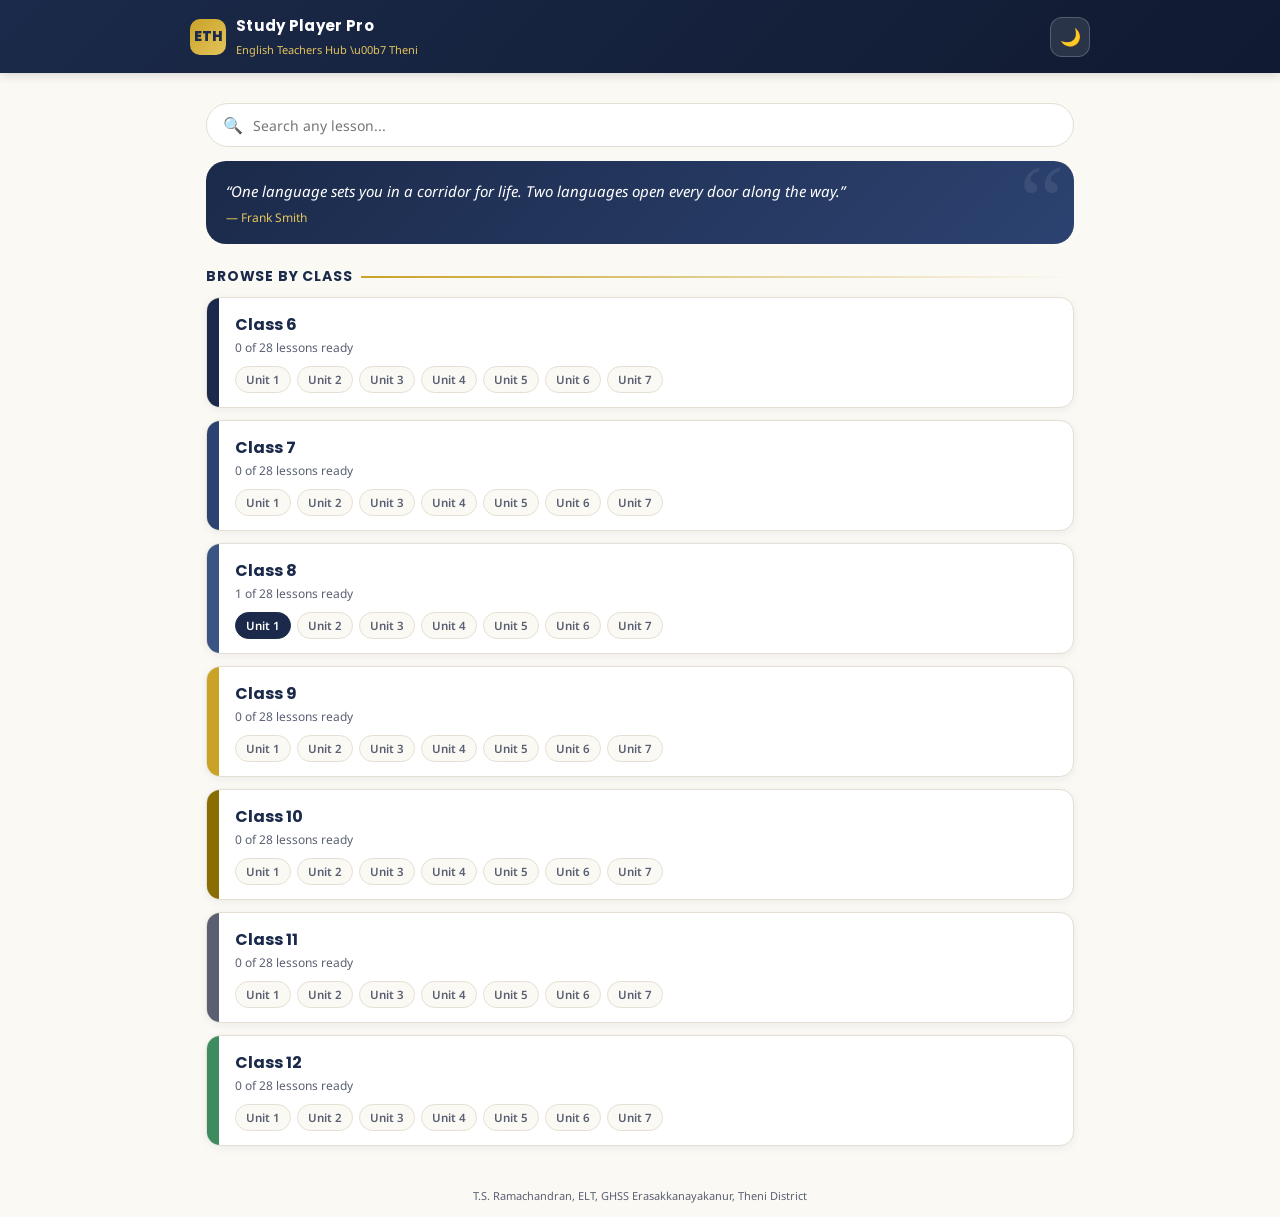
<file: index.html>
<!DOCTYPE html>
<html lang="en">
<head>
<meta charset="UTF-8">
<meta name="viewport" content="width=device-width, initial-scale=1.0">
<title>English Teachers Hub — Study Player Pro</title>
<link rel="preconnect" href="https://fonts.googleapis.com">
<link rel="preconnect" href="https://fonts.gstatic.com" crossorigin>
<link href="https://fonts.googleapis.com/css2?family=Poppins:wght@600;700;800&family=Noto+Sans:wght@400;500;600;700&family=Noto+Serif:ital@0;1&family=Noto+Sans+Tamil:wght@400;600&display=swap" rel="stylesheet">
<link rel="stylesheet" href="css/style.css">
</head>
<body>

<header class="top-bar">
  <div class="top-bar-row">
    <div class="brand">
      <div class="brand-mark">ETH</div>
      <div class="brand-text">
        <h1>Study Player Pro</h1>
        <span>English Teachers Hub \u00b7 Theni</span>
      </div>
    </div>
    <button class="icon-btn" id="themeBtn" title="Dark mode">&#127769;</button>
  </div>
</header>

<main>
  <div class="search-box">
    <span>&#128269;</span>
    <input type="text" id="searchInput" placeholder="Search any lesson...">
  </div>
  <div id="searchResults" style="display:none;margin-bottom:10px;"></div>

  <div class="quote-card">
    <p class="quote-text" id="quoteText">Loading todays quote...</p>
    <p class="quote-author" id="quoteAuthor"></p>
  </div>

  <div id="continueSection" style="display:none;">
    <div class="section-heading">Continue Reading</div>
    <div class="scroll-row" id="continueRow"></div>
  </div>

  <div class="section-heading">Browse by Class</div>
  <div class="class-grid" id="classGrid">
    <p style="color:var(--ink-soft);font-size:13px;">Loading classes...</p>
  </div>

  <div id="unitDetail" style="display:none;margin-top:18px;"></div>
</main>

<footer>T.S. Ramachandran, ELT, GHSS Erasakkanayakanur, Theni District</footer>

<script src="js/app.js"></script>
</body>
</html>
</file>
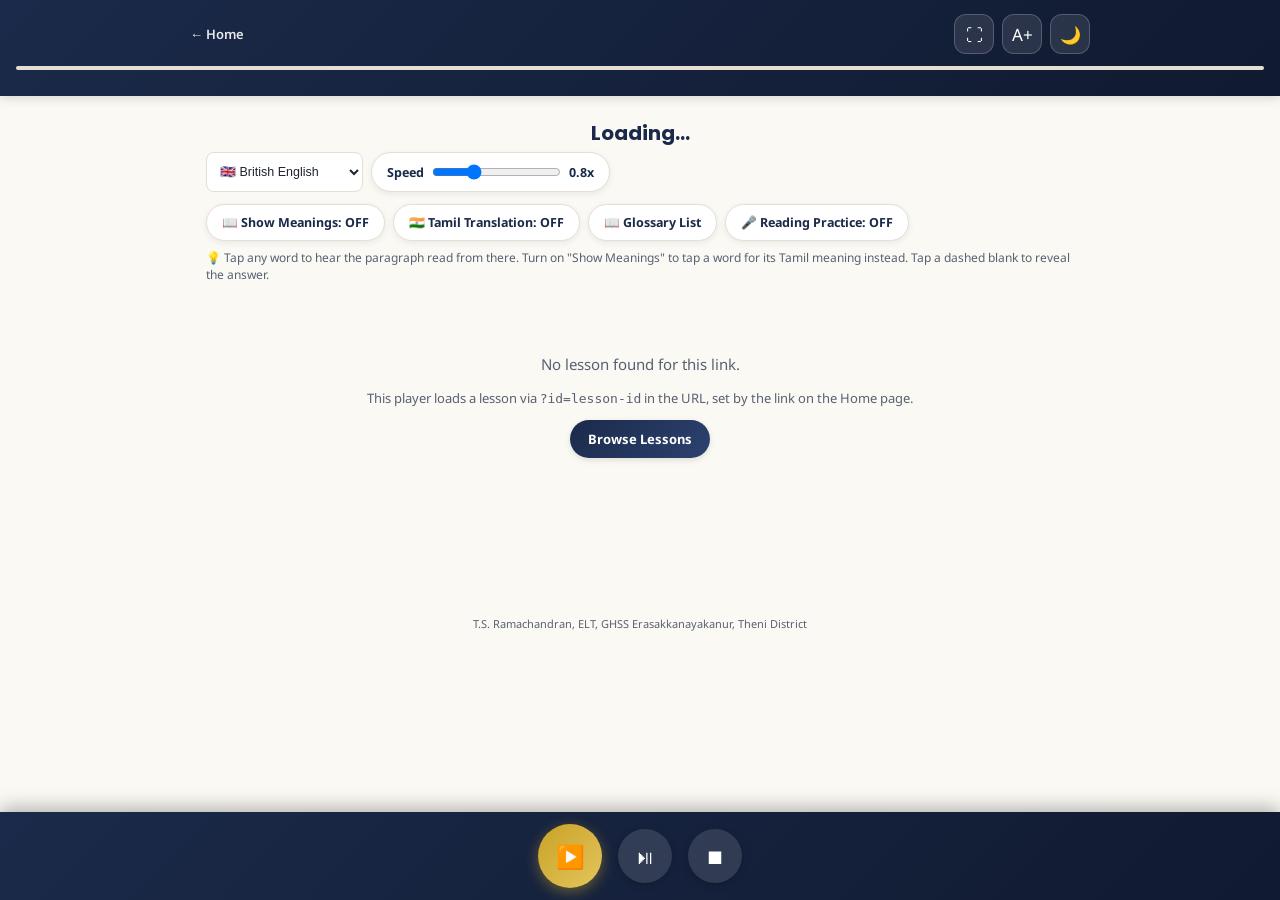
<file: lesson.html>
<!DOCTYPE html>
<html lang="en">
<head>
<meta charset="UTF-8">
<meta name="viewport" content="width=device-width, initial-scale=1.0">
<title>Lesson — English Teachers Hub</title>
<link rel="preconnect" href="https://fonts.googleapis.com">
<link rel="preconnect" href="https://fonts.gstatic.com" crossorigin>
<link href="https://fonts.googleapis.com/css2?family=Poppins:wght@600;700;800&family=Noto+Sans:wght@400;500;600;700&family=Noto+Serif:ital@0;1&family=Noto+Sans+Tamil:wght@400;600&display=swap" rel="stylesheet">
<link rel="stylesheet" href="css/style.css">
</head>
<body>

<header class="top-bar">
  <div class="top-bar-row">
    <a class="back-link" href="index.html">&#8592; Home</a>
    <div style="display:flex;gap:8px;">
      <button class="icon-btn" id="fullscreenBtn" title="Full screen">&#9974;</button>
      <button class="icon-btn" id="fontBtn" title="Font size">A+</button>
      <button class="icon-btn" id="themeBtn" title="Dark mode">&#127769;</button>
    </div>
  </div>
  <div class="reading-progress-track"><div class="reading-progress-fill" id="progressFill"></div></div>
</header>

<main>
  <div class="lesson-hero">
    <h2 id="lessonTitle">Loading...</h2>
    <p id="lessonMeta"></p>
  </div>

  <div class="player-toolbar">
    <select id="accentSelect">
      <option value="indian">&#127470;&#127475; Indian English</option>
      <option value="british" selected>&#127468;&#127463; British English</option>
      <option value="american">&#127482;&#127480; American English</option>
    </select>
    <span class="ctrl-btn" style="display:flex;align-items:center;gap:6px;">
      Speed <input type="range" id="speedRange" min="0.5" max="1.5" step="0.1" value="0.8" style="vertical-align:middle;">
      <span id="speedVal">0.8x</span>
    </span>
  </div>

  <div class="controls-row" style="margin-bottom:6px;">
    <button class="ctrl-btn" id="btnMeaningToggle">&#128214; Show Meanings: OFF</button>
    <button class="ctrl-btn" id="btnTranslateToggle">&#127470;&#127475; Tamil Translation: OFF</button>
    <button class="ctrl-btn" id="btnGlossaryPanel">&#128214; Glossary List</button>
    <button class="ctrl-btn" id="btnPracticeToggle">&#127908; Reading Practice: OFF</button>
  </div>
  <p class="hint-text">&#128161; Tap any word to hear the paragraph read from there. Turn on "Show Meanings" to tap a word for its Tamil meaning instead. Tap a dashed blank to reveal the answer.</p>

  <div class="total-stars-bar" id="totalStarsBar"></div>

  <div class="glossary-panel" id="glossaryPanel">
    <h3>&#128214; Lesson Glossary</h3>
    <div id="glossaryList"></div>
  </div>

  <div id="emptyState" style="display:none;text-align:center;padding:40px 20px;color:var(--ink-soft);">
    <p style="font-size:15px;">No lesson found for this link.</p>
    <p style="font-size:13px;">This player loads a lesson via <code>?id=lesson-id</code> in the URL, set by the link on the Home page.</p>
    <a class="btn btn-navy" href="index.html">Browse Lessons</a>
  </div>

  <div id="paraContainer"></div>
  <div style="height:76px;"></div>
</main>

<div class="bottom-toolbar" id="bottomToolbar">
  <button class="bt-btn" id="bottomPlay" title="Play">&#9654;&#65039;</button>
  <button class="bt-btn" id="bottomPause" title="Pause / Resume">&#9199;</button>
  <button class="bt-btn" id="bottomStop" title="Stop">&#9209;</button>
  <button class="bt-btn bt-mic" id="bottomMic" title="Read along" style="display:none;">&#127908;</button>
</div>

<div id="popupHost" class="word-popup" style="display:none;"></div>

<footer>T.S. Ramachandran, ELT, GHSS Erasakkanayakanur, Theni District</footer>

<script src="js/speech.js"></script>
<script src="js/glossary.js"></script>
<script src="js/player.js"></script>
</body>
</html>
</file>
<file: css/style.css>
/* ===================================================================
   English Teachers Hub — Study Player Pro
   Shared design system. Brand: navy #1B2A4A + gold #C9A227.
   =================================================================== */

:root{
  --navy:#1B2A4A;
  --navy-light:#2C4270;
  --navy-dark:#101A30;
  --gold:#C9A227;
  --gold-light:#E4C55C;
  --cream:#FBF9F4;
  --ink:#1F2430;
  --ink-soft:#5A6072;
  --line:#E4DFD2;
  --card:#FFFFFF;
  --good:#3D8B5F;
  --bad:#B3261E;
  --radius-sm:8px;
  --radius:14px;
  --radius-lg:20px;
  --font-display:'Poppins','Segoe UI',sans-serif;
  --font-body:'Noto Sans','Segoe UI',Arial,sans-serif;
  --font-lesson:'Noto Serif','Georgia',serif;
  --font-tamil:'Noto Sans Tamil','Latha',sans-serif;
}
[data-theme="dark"]{
  --cream:#12161F;
  --ink:#EDEBE3;
  --ink-soft:#A9AEC0;
  --line:#2A3140;
  --card:#1A202C;
  --navy-light:#3A5484;
}

*{box-sizing:border-box;}
html,body{margin:0;padding:0;}
body{
  background:var(--cream);
  color:var(--ink);
  font-family:var(--font-body);
  -webkit-font-smoothing:antialiased;
  transition:background .3s ease, color .3s ease;
}
a{color:inherit;text-decoration:none;}
button{font-family:inherit;cursor:pointer;}
img{max-width:100%;}

/* ---------- Top bar (shared) ---------- */
.top-bar{
  background:linear-gradient(135deg,var(--navy),var(--navy-dark));
  color:#fff;
  padding:14px 16px;
  position:sticky;
  top:0;
  z-index:30;
  box-shadow:0 2px 10px rgba(0,0,0,.15);
}
.top-bar-row{
  display:flex;
  align-items:center;
  justify-content:space-between;
  gap:10px;
  max-width:900px;
  margin:0 auto;
}
.brand{display:flex;align-items:center;gap:10px;}
.brand-mark{
  width:36px;height:36px;border-radius:10px;
  background:linear-gradient(135deg,var(--gold),var(--gold-light));
  display:flex;align-items:center;justify-content:center;
  font-weight:800;color:var(--navy);font-size:14px;
  flex:none;
  font-family:var(--font-display);
}
.brand-text h1{font-size:15px;margin:0;font-weight:700;letter-spacing:.02em;font-family:var(--font-display);}
.brand-text span{font-size:11px;color:var(--gold-light);}
.icon-btn{
  background:rgba(255,255,255,.1);
  border:1px solid rgba(255,255,255,.2);
  color:#fff;
  width:40px;height:40px;
  border-radius:12px;
  font-size:17px;
  display:flex;align-items:center;justify-content:center;
  transition:transform .12s ease, background .12s ease;
}
.icon-btn:active{transform:scale(.9);background:rgba(255,255,255,.22);}
.back-link{
  display:flex;align-items:center;gap:6px;
  color:#fff;font-size:13px;font-weight:600;
  opacity:.9;
}

main{max-width:900px;margin:0 auto;padding:16px;}

/* ---------- Buttons ---------- */
.btn{
  border:none;border-radius:22px;
  padding:10px 18px;font-size:13px;font-weight:700;
  display:inline-flex;align-items:center;gap:6px;
  box-shadow:0 2px 6px rgba(0,0,0,.12);
  transition:transform .12s ease;
}
.btn-navy{background:linear-gradient(135deg,var(--navy),var(--navy-light));color:#fff;}
.btn-gold{background:linear-gradient(135deg,var(--gold),var(--gold-light));color:var(--navy-dark);}
.btn-outline{background:var(--card);border:1px solid var(--line);color:var(--navy);box-shadow:none;}
[data-theme="dark"] .btn-outline{color:var(--gold-light);}
.btn:active{transform:scale(.95);}

/* ---------- Home: search + quote ---------- */
.search-box{
  display:flex;align-items:center;gap:8px;
  background:var(--card);border:1px solid var(--line);
  border-radius:24px;padding:10px 16px;margin:14px 0;
}
.search-box input{
  border:none;outline:none;background:none;
  font-size:14px;color:var(--ink);width:100%;
  font-family:var(--font-body);
}

.quote-card{
  background:linear-gradient(135deg,var(--navy),var(--navy-light));
  color:#fff;border-radius:var(--radius-lg);
  padding:18px 20px;margin-bottom:18px;
  position:relative;overflow:hidden;
}
.quote-card::before{
  content:"\201C";
  position:absolute;top:-18px;right:10px;
  font-size:100px;color:rgba(255,255,255,.08);
  font-family:Georgia,serif;
}
.quote-card p.quote-text{font-size:15px;line-height:1.6;margin:0 0 6px;font-style:italic;position:relative;}
.quote-card p.quote-author{font-size:12px;color:var(--gold-light);margin:0;position:relative;}

/* ---------- Continue reading strip ---------- */
.section-heading{
  font-family:var(--font-display);
  font-size:14px;font-weight:700;color:var(--navy);
  text-transform:uppercase;letter-spacing:.06em;
  margin:22px 0 10px;
  display:flex;align-items:center;gap:8px;
}
.section-heading::after{
  content:"";flex:1;height:2px;
  background:linear-gradient(90deg,var(--gold),transparent);
}
[data-theme="dark"] .section-heading{color:var(--gold-light);}

.scroll-row{
  display:flex;gap:10px;overflow-x:auto;padding-bottom:6px;
  scroll-snap-type:x proximity;
}
.continue-card{
  flex:none;width:210px;scroll-snap-align:start;
  background:var(--card);border:1px solid var(--line);
  border-radius:var(--radius);padding:12px 14px;
}
.continue-card .cc-title{font-weight:700;font-size:13.5px;color:var(--navy);margin-bottom:4px;}
[data-theme="dark"] .continue-card .cc-title{color:var(--gold-light);}
.continue-card .cc-meta{font-size:11px;color:var(--ink-soft);margin-bottom:8px;}
.progress-track{height:5px;background:var(--line);border-radius:3px;overflow:hidden;}
.progress-fill{height:100%;background:var(--gold);}

/* ---------- Class cards (bookshelf motif: colored spine per grade) ---------- */
.class-grid{display:flex;flex-direction:column;gap:12px;}
.class-card{
  display:flex;
  background:var(--card);border:1px solid var(--line);
  border-radius:var(--radius);overflow:hidden;
  box-shadow:0 2px 8px rgba(27,42,74,.06);
  transition:transform .15s ease, box-shadow .15s ease;
}
.class-card:active{transform:scale(.98);box-shadow:0 1px 4px rgba(27,42,74,.08);}
.class-spine{
  width:12px;flex:none;
  background-image:linear-gradient(180deg, rgba(255,255,255,.25), rgba(0,0,0,.1));
}
.class-body{padding:14px 16px;flex:1;}
.class-body h3{margin:0 0 2px;font-size:16px;color:var(--navy);font-family:var(--font-display);}
[data-theme="dark"] .class-body h3{color:var(--gold-light);}
.class-body p{margin:0 0 10px;font-size:12px;color:var(--ink-soft);}
.unit-chip-row{display:flex;gap:6px;flex-wrap:wrap;}
.unit-chip{
  font-size:11.5px;font-weight:600;
  background:var(--cream);border:1px solid var(--line);
  border-radius:14px;padding:5px 10px;
}
.unit-chip.available{background:var(--navy);color:#fff;border-color:var(--navy);}
.unit-chip.soon{color:var(--ink-soft);}

/* ---------- Unit detail panel ---------- */
.type-grid{display:flex;flex-direction:column;gap:8px;margin-top:10px;}
.type-row{
  display:flex;align-items:center;justify-content:space-between;
  background:var(--card);border:1px solid var(--line);border-left:4px solid var(--line);
  border-radius:10px;padding:11px 14px;
  transition:transform .12s ease;
}
.type-row:active{transform:scale(.98);}
.type-row[data-type="prose"]{border-left-color:#2C6E9E;}
.type-row[data-type="poem"]{border-left-color:#8C4FA8;}
.type-row[data-type="supplementary"]{border-left-color:#2E9E7A;}
.type-row[data-type="grammar"]{border-left-color:#C97A27;}
.type-row .tr-label{font-size:13.5px;font-weight:700;}
.type-row .tr-title{font-size:11.5px;color:var(--ink-soft);}
.type-row.soon{opacity:.5;}

footer{
  text-align:center;font-size:11px;color:var(--ink-soft);
  padding:26px 14px 14px;
}

/* ---------- Lesson player ---------- */
.lesson-font{font-family:var(--font-lesson);line-height:1.9;}
.dyslexia-font, .dyslexia-font .lesson-font{
  font-family:'Comic Sans MS','Trebuchet MS',sans-serif !important;
  letter-spacing:.02em;
}
.lesson-hero{text-align:center;margin:6px 0 4px;}
.lesson-hero h2{margin:0;font-size:20px;color:var(--navy);font-family:var(--font-display);}
[data-theme="dark"] .lesson-hero h2{color:var(--gold-light);}
.lesson-hero p{margin:2px 0 0;font-size:12px;color:var(--ink-soft);}

.reading-progress-track{
  height:4px;background:var(--line);border-radius:2px;
  margin:12px 0;overflow:hidden;position:sticky;top:0;
}
.reading-progress-fill{height:100%;background:var(--gold);width:0%;transition:width .2s linear;}

.player-toolbar{
  display:flex;gap:8px;flex-wrap:wrap;margin-bottom:6px;
}
.player-toolbar select{
  background:var(--card);color:var(--ink);
  border:1px solid var(--line);border-radius:8px;
  padding:7px 9px;font-size:12.5px;
}
.ctrl-btn{
  display:flex;align-items:center;gap:6px;
  background:var(--card);border:1px solid var(--line);color:var(--navy);
  padding:9px 15px;border-radius:22px;font-size:12.5px;font-weight:700;
  box-shadow:0 2px 6px rgba(27,42,74,.08);
  transition:transform .12s ease, box-shadow .12s ease;
}
[data-theme="dark"] .ctrl-btn{color:var(--gold-light);background:var(--card);}
.ctrl-btn.active{
  background:linear-gradient(135deg,var(--navy),var(--navy-light));
  color:#fff;border-color:var(--navy);
  box-shadow:0 3px 10px rgba(27,42,74,.35);
}
.ctrl-btn.listening{
  background:linear-gradient(135deg,var(--bad),#d4534a);
  color:#fff;border-color:var(--bad);
  box-shadow:0 3px 10px rgba(179,38,30,.35);
}
.ctrl-btn:active{transform:scale(.94);box-shadow:0 1px 3px rgba(27,42,74,.15);}

.play-btn{background:linear-gradient(135deg,var(--gold),var(--gold-light));color:var(--navy-dark);border-color:transparent;}
.repeat-btn, .slow-btn{background:var(--cream);}
.mic-btn{background:linear-gradient(135deg,var(--navy),var(--navy-light));color:#fff;border-color:transparent;}
.mic-btn.listening{background:linear-gradient(135deg,var(--bad),#d4534a);}

.hint-text{font-size:12px;color:var(--ink-soft);margin:8px 0 16px;}

.total-stars-bar{
  display:none;text-align:center;font-weight:700;color:var(--navy);
  background:#fdf7e6;border:1px solid var(--gold);border-radius:12px;
  padding:9px;margin-bottom:14px;font-size:13.5px;
}
[data-theme="dark"] .total-stars-bar{color:var(--gold-light);background:rgba(201,162,39,.12);}
.total-stars-bar.visible{display:block;}

.glossary-panel{
  display:none;background:var(--card);border:1px solid var(--line);
  border-radius:var(--radius);padding:16px;margin-bottom:16px;
}
.glossary-panel.visible{display:block;}
.glossary-panel h3{margin:0 0 10px;color:var(--navy);font-size:15px;font-family:var(--font-display);}
[data-theme="dark"] .glossary-panel h3{color:var(--gold-light);}
.glossary-row{
  display:flex;justify-content:space-between;gap:10px;
  padding:8px 0;border-bottom:1px solid var(--line);font-size:13px;
}
.glossary-row:last-child{border-bottom:none;}
.glossary-row .gw{font-weight:700;color:var(--navy);min-width:88px;}
[data-theme="dark"] .glossary-row .gw{color:var(--gold-light);}
.glossary-row .ge{color:var(--ink-soft);flex:1;}
.glossary-row .gt{color:#8a6d00;flex:1;text-align:right;font-family:var(--font-tamil);}
[data-theme="dark"] .glossary-row .gt{color:var(--gold-light);}

.paragraph-card{
  background:var(--card);border:1px solid var(--line);
  border-top:3px solid var(--gold);
  border-radius:var(--radius);padding:16px;margin-bottom:16px;
  box-shadow:0 1px 3px rgba(0,0,0,.04);
}
.para-num{
  font-size:11px;font-weight:700;color:var(--gold);
  letter-spacing:.08em;text-transform:uppercase;margin-bottom:6px;
}
.para-text{font-size:17.5px;color:var(--ink);}
.para-text .word{cursor:pointer;border-radius:3px;padding:0 1px;}
.para-text .word:active{background:rgba(201,162,39,.25);}
.para-text .word.speaking{background:var(--gold);color:#1F2430;}
.para-text .word.read-correct{background:#d9f0dc;color:#1f6b3a;}
.para-text .word.read-incorrect{background:#fbe1e1;color:#a13a3a;}
.para-text .word.read-current{
  background:var(--gold-light);
  box-shadow:0 0 0 2px var(--gold);
  animation:pulse-current 1s infinite ease-in-out;
}
@keyframes pulse-current{
  0%,100%{opacity:1;}
  50%{opacity:.6;}
}
.para-text .word.blank{
  color:transparent;
  border-bottom:2px dashed var(--gold);
  cursor:pointer;
  user-select:none;
}
.para-text .word.blank.revealed{
  color:inherit;
  border-bottom:2px solid var(--good);
}

.translation-box{
  display:none;margin:12px 0 0;padding:10px 14px;
  background:#fdf7e6;border-left:3px solid var(--gold);border-radius:6px;
  font-size:15px;line-height:1.9;font-family:var(--font-tamil);color:var(--navy);
}
[data-theme="dark"] .translation-box{background:rgba(201,162,39,.1);color:var(--gold-light);}
.translation-box.visible{display:block;}

.controls-row{display:flex;gap:8px;margin-top:12px;flex-wrap:wrap;}

.practice-row{margin-top:12px;display:flex;align-items:center;gap:12px;flex-wrap:wrap;}
.star-line{font-size:1.1rem;letter-spacing:2px;}
.star-line .star-msg{display:block;font-size:.72rem;letter-spacing:0;color:var(--ink-soft);}

.word-popup{
  position:fixed;left:50%;bottom:90px;transform:translateX(-50%);
  background:linear-gradient(135deg,var(--navy),var(--navy-dark));
  color:#fff;border-radius:16px;padding:14px 18px;
  max-width:90%;max-height:40vh;overflow-y:auto;
  box-shadow:0 8px 28px rgba(0,0,0,.35);z-index:50;font-size:14px;
  border:1px solid rgba(255,255,255,.08);
}
.word-popup b{color:var(--gold-light);font-size:17px;}
.word-popup .tamil{color:var(--gold-light);display:block;margin-top:4px;font-family:var(--font-tamil);font-size:15px;}
.word-popup .example{
  display:block;margin-top:8px;padding-top:8px;
  border-top:1px solid rgba(255,255,255,.15);
  font-style:italic;font-size:12.5px;color:rgba(255,255,255,.75);
  line-height:1.5;
}
.word-popup .source-tag{display:block;margin-top:6px;font-size:10px;color:rgba(255,255,255,.5);letter-spacing:.03em;}
.word-popup .close{position:absolute;top:8px;right:11px;cursor:pointer;opacity:.7;font-size:14px;}

.bottom-toolbar{
  position:fixed;left:0;right:0;bottom:0;z-index:40;
  background:linear-gradient(135deg,var(--navy),var(--navy-dark));
  display:flex;align-items:center;justify-content:center;gap:16px;
  padding:12px 16px calc(12px + env(safe-area-inset-bottom));
  box-shadow:0 -4px 18px rgba(0,0,0,.3);
}
.bt-btn{
  width:54px;height:54px;border-radius:50%;
  border:none;background:rgba(255,255,255,.12);
  color:#fff;font-size:20px;
  display:flex;align-items:center;justify-content:center;
  box-shadow:0 2px 8px rgba(0,0,0,.2);
  transition:transform .12s ease;
}
.bt-btn:active{transform:scale(.88);}
#bottomPlay{
  background:linear-gradient(135deg,var(--gold),var(--gold-light));
  color:var(--navy-dark);width:64px;height:64px;font-size:23px;
  box-shadow:0 4px 14px rgba(201,162,39,.45);
}
.bt-mic.listening{background:linear-gradient(135deg,var(--bad),#d4534a);box-shadow:0 4px 14px rgba(179,38,30,.5);}

@media (prefers-reduced-motion: reduce){
  *{animation-duration:.001ms !important;transition-duration:.001ms !important;}
}
</file>
